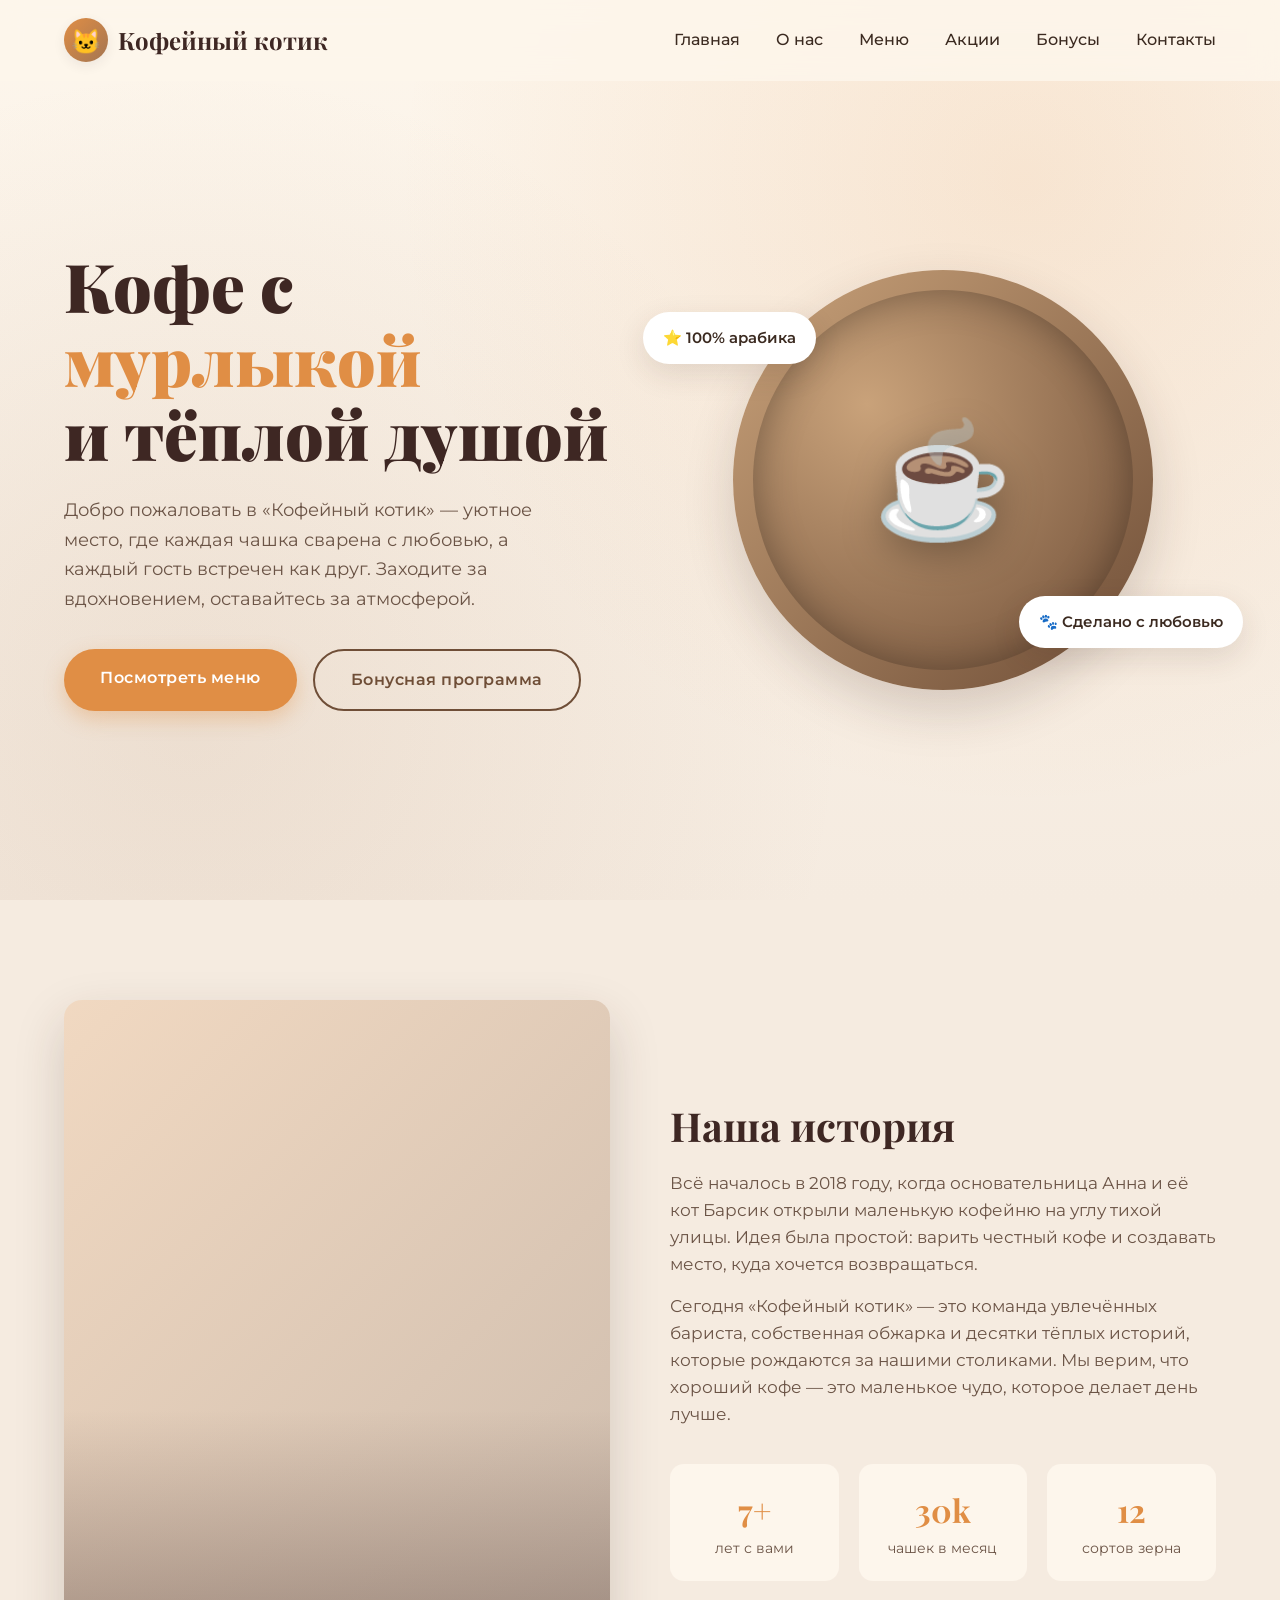
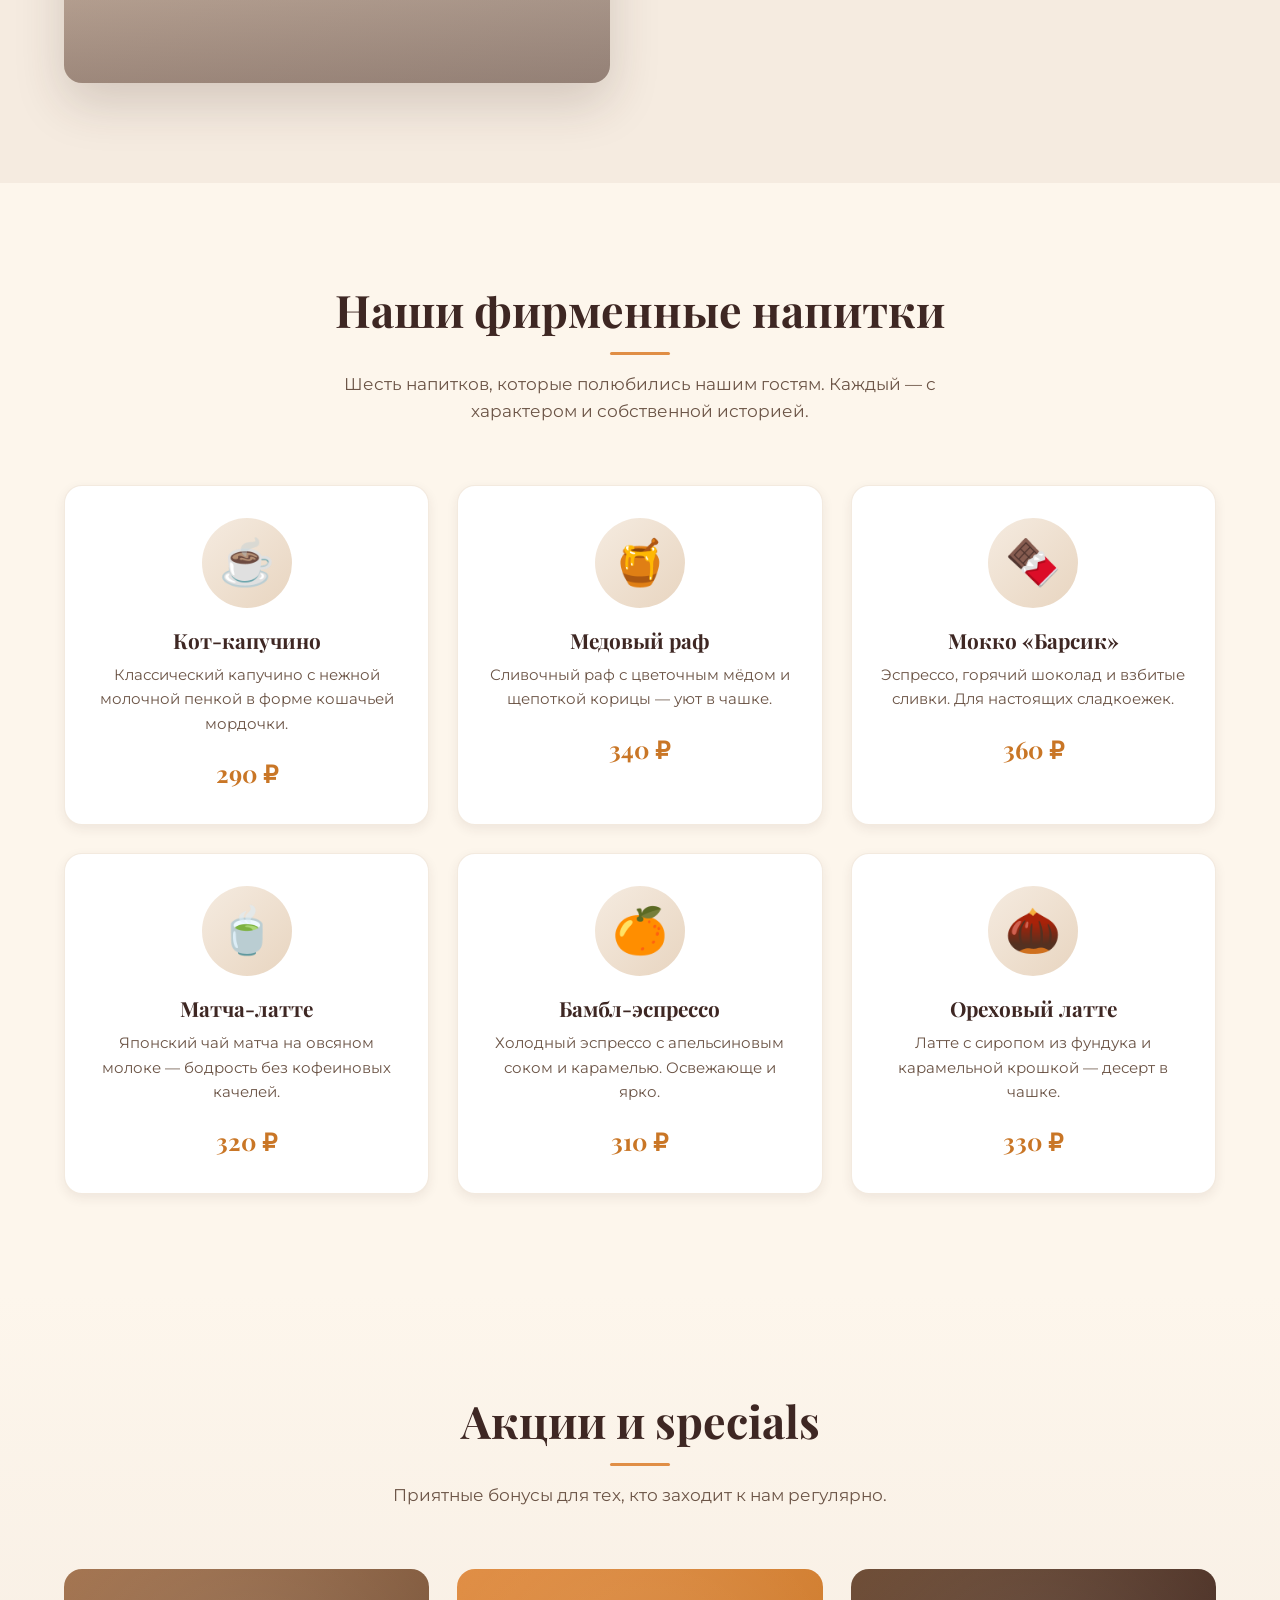
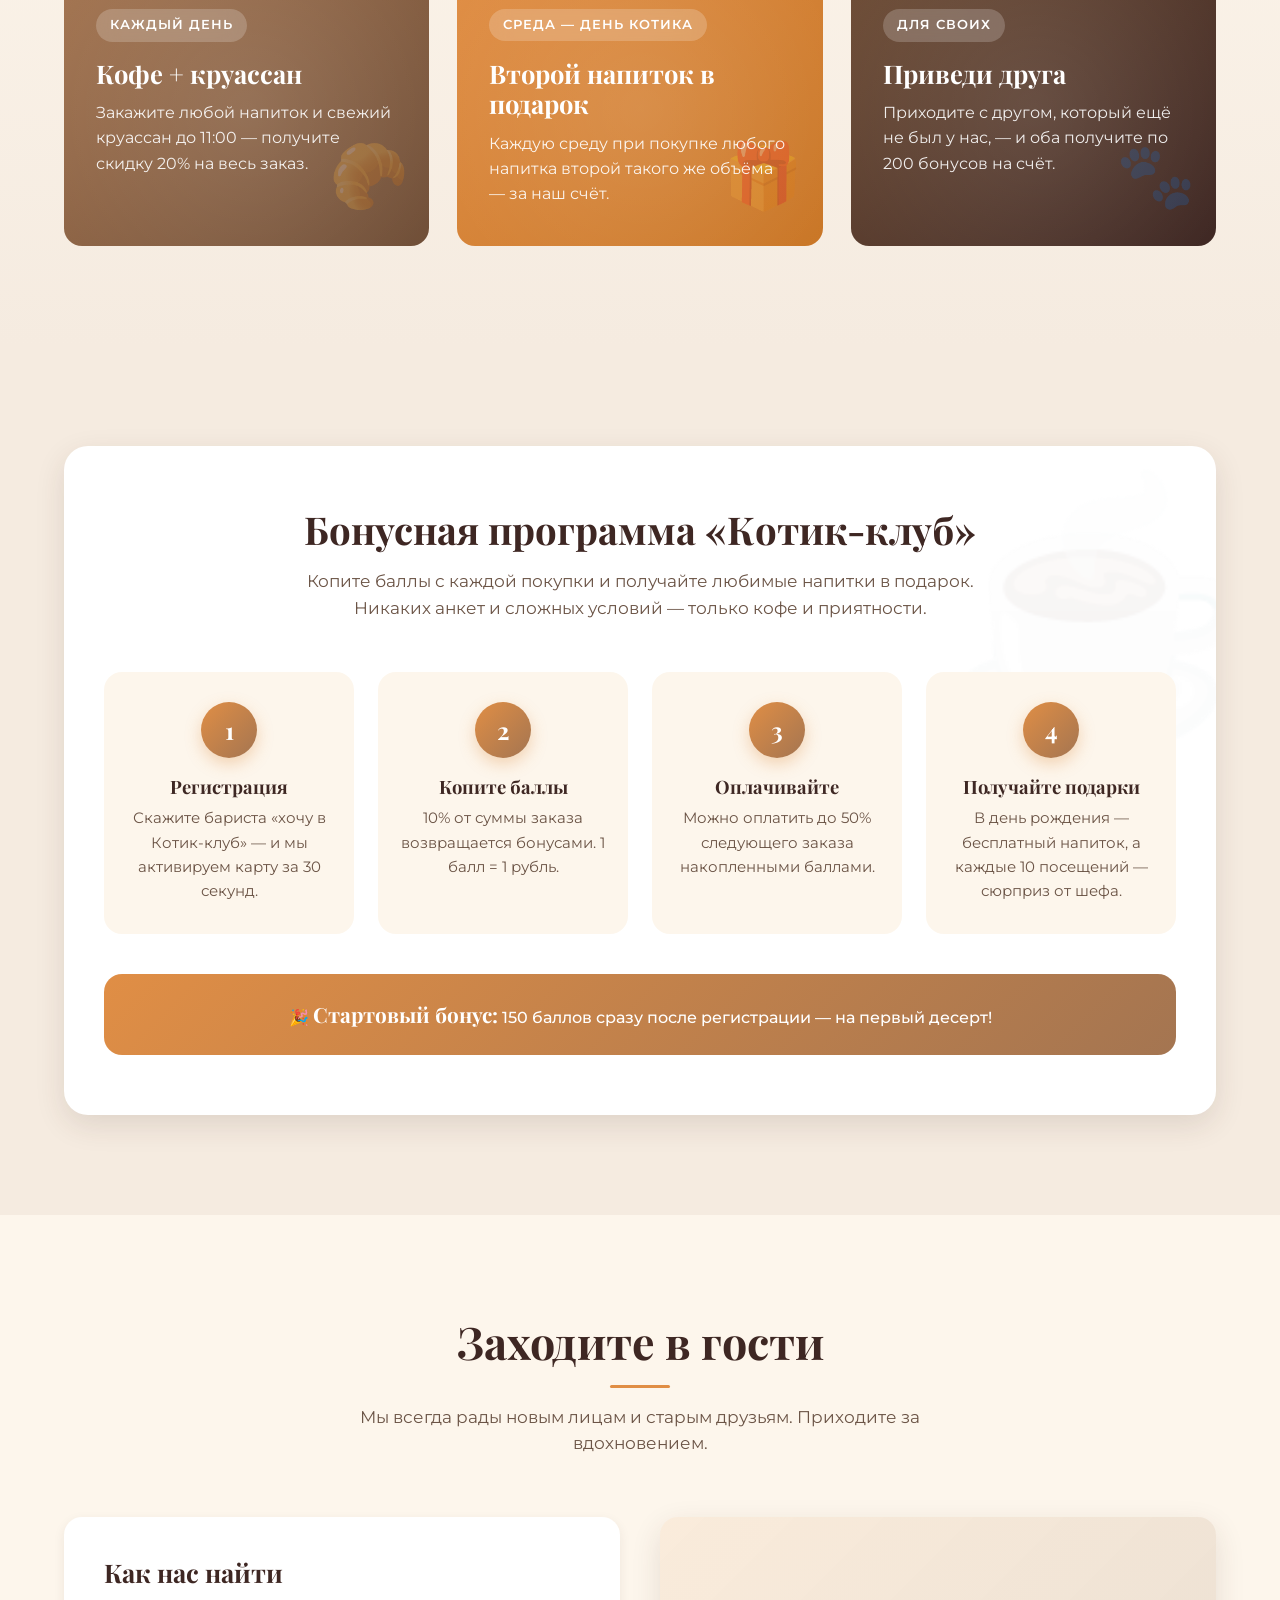
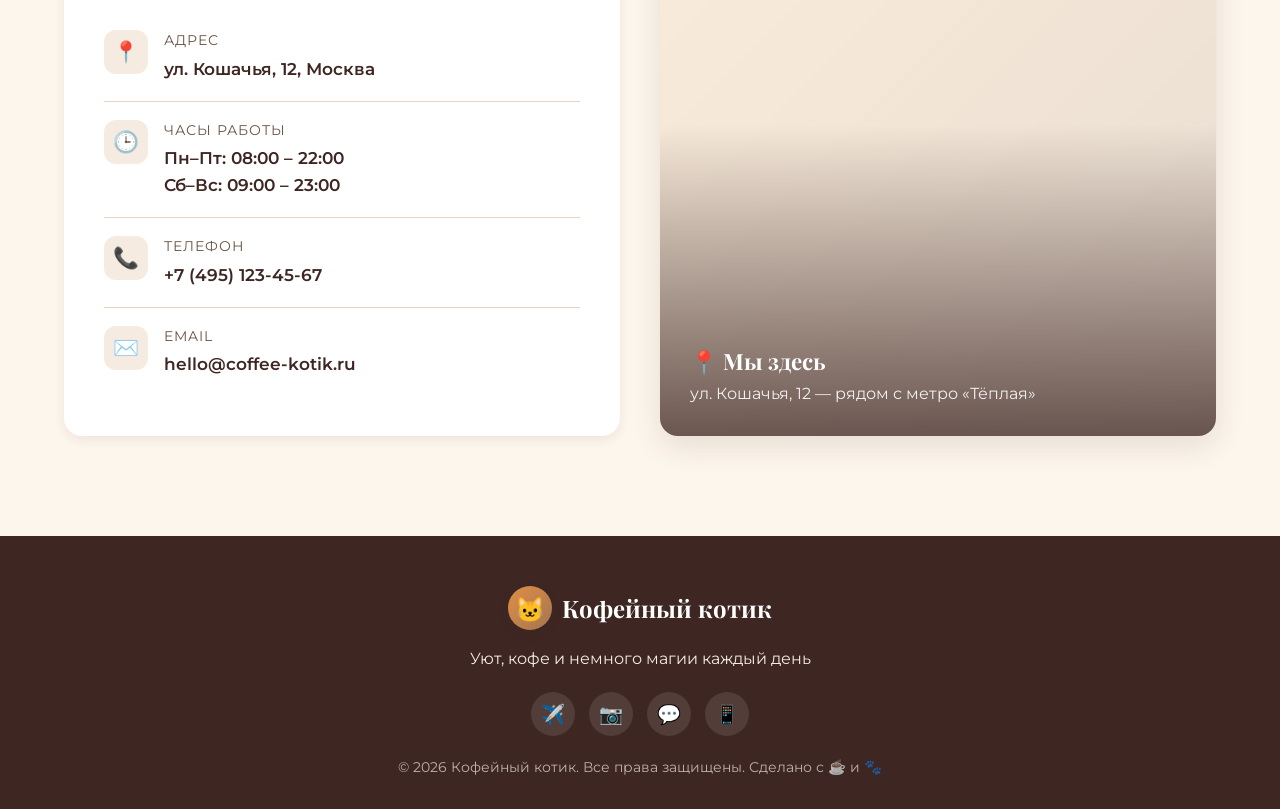
<file: index1.html>
<!DOCTYPE html>
<html lang="ru">
<head>
<meta charset="UTF-8" />
<meta name="viewport" content="width=device-width, initial-scale=1.0" />
<title>Кофейный котик — уютная кофейня с характером</title>
<link rel="preconnect" href="https://fonts.googleapis.com">
<link rel="preconnect" href="https://fonts.gstatic.com" crossorigin>
<link href="https://fonts.googleapis.com/css2?family=Playfair+Display:wght@600;700;900&family=Montserrat:wght@300;400;500;600;700&display=swap" rel="stylesheet">
<style>
  /* ---------- Базовые стили и переменные ---------- */
  :root {
    --cream: #fdf6ec;
    --beige: #f5ebe0;
    --beige-dark: #e8d5c0;
    --brown-light: #c9a27a;
    --brown: #a47551;
    --brown-dark: #6f4e37;
    --coffee: #3e2723;
    --accent: #e08e45;
    --accent-dark: #c97626;
    --text: #3b2a20;
    --text-soft: #6b5446;
    --shadow-sm: 0 4px 12px rgba(62, 39, 35, 0.08);
    --shadow-md: 0 10px 30px rgba(62, 39, 35, 0.12);
    --shadow-lg: 0 20px 50px rgba(62, 39, 35, 0.18);
    --radius: 18px;
    --transition: 0.35s cubic-bezier(0.4, 0, 0.2, 1);
  }

  * {
    margin: 0;
    padding: 0;
    box-sizing: border-box;
  }

  html {
    scroll-behavior: smooth;
  }

  body {
    font-family: 'Montserrat', sans-serif;
    color: var(--text);
    background: var(--cream);
    line-height: 1.6;
    overflow-x: hidden;
  }

  h1, h2, h3, h4 {
    font-family: 'Playfair Display', serif;
    color: var(--coffee);
    line-height: 1.2;
  }

  a {
    text-decoration: none;
    color: inherit;
  }

  img { max-width: 100%; display: block; }

  .container {
    max-width: 1200px;
    margin: 0 auto;
    padding: 0 24px;
  }

  section {
    padding: 100px 0;
    position: relative;
  }

  .section-title {
    font-size: clamp(2rem, 4vw, 2.8rem);
    text-align: center;
    margin-bottom: 16px;
    position: relative;
  }

  .section-subtitle {
    text-align: center;
    color: var(--text-soft);
    font-size: 1.05rem;
    max-width: 600px;
    margin: 0 auto 60px;
  }

  .section-title::after {
    content: '';
    display: block;
    width: 60px;
    height: 3px;
    background: var(--accent);
    margin: 16px auto 0;
    border-radius: 2px;
  }

  /* ---------- Кнопки ---------- */
  .btn {
    display: inline-block;
    padding: 16px 36px;
    border-radius: 50px;
    font-weight: 600;
    font-size: 1rem;
    letter-spacing: 0.5px;
    cursor: pointer;
    border: none;
    transition: all var(--transition);
    position: relative;
    overflow: hidden;
  }

  .btn-primary {
    background: var(--accent);
    color: #fff;
    box-shadow: 0 8px 20px rgba(224, 142, 69, 0.35);
  }

  .btn-primary:hover {
    background: var(--accent-dark);
    transform: translateY(-3px);
    box-shadow: 0 12px 28px rgba(224, 142, 69, 0.45);
  }

  .btn-outline {
    background: transparent;
    color: var(--brown-dark);
    border: 2px solid var(--brown-dark);
  }

  .btn-outline:hover {
    background: var(--brown-dark);
    color: #fff;
    transform: translateY(-3px);
  }

  /* ---------- Навигация ---------- */
  .navbar {
    position: fixed;
    top: 0;
    left: 0;
    right: 0;
    z-index: 1000;
    background: rgba(253, 246, 236, 0.85);
    backdrop-filter: blur(14px);
    -webkit-backdrop-filter: blur(14px);
    transition: all var(--transition);
    border-bottom: 1px solid transparent;
  }

  .navbar.scrolled {
    background: rgba(253, 246, 236, 0.97);
    box-shadow: var(--shadow-sm);
    border-bottom-color: var(--beige-dark);
  }

  .nav-inner {
    display: flex;
    justify-content: space-between;
    align-items: center;
    padding: 18px 24px;
    max-width: 1200px;
    margin: 0 auto;
  }

  .logo {
    display: flex;
    align-items: center;
    gap: 10px;
    font-family: 'Playfair Display', serif;
    font-size: 1.5rem;
    font-weight: 700;
    color: var(--coffee);
  }

  .logo-icon {
    width: 44px;
    height: 44px;
    background: linear-gradient(135deg, var(--accent), var(--brown));
    border-radius: 50%;
    display: flex;
    align-items: center;
    justify-content: center;
    font-size: 1.5rem;
    box-shadow: var(--shadow-sm);
    transition: transform var(--transition);
  }

  .logo:hover .logo-icon {
    transform: rotate(-15deg) scale(1.08);
  }

  .nav-links {
    display: flex;
    gap: 36px;
    list-style: none;
  }

  .nav-links a {
    font-weight: 500;
    color: var(--text);
    position: relative;
    transition: color var(--transition);
  }

  .nav-links a::after {
    content: '';
    position: absolute;
    left: 0;
    bottom: -6px;
    width: 0;
    height: 2px;
    background: var(--accent);
    transition: width var(--transition);
  }

  .nav-links a:hover {
    color: var(--accent-dark);
  }

  .nav-links a:hover::after {
    width: 100%;
  }

  .burger {
    display: none;
    flex-direction: column;
    gap: 5px;
    cursor: pointer;
    padding: 8px;
    background: none;
    border: none;
  }

  .burger span {
    width: 26px;
    height: 3px;
    background: var(--coffee);
    border-radius: 2px;
    transition: all var(--transition);
  }

  .burger.active span:nth-child(1) {
    transform: translateY(8px) rotate(45deg);
  }
  .burger.active span:nth-child(2) {
    opacity: 0;
  }
  .burger.active span:nth-child(3) {
    transform: translateY(-8px) rotate(-45deg);
  }

  /* ---------- Hero ---------- */
  .hero {
    min-height: 100vh;
    display: flex;
    align-items: center;
    padding-top: 120px;
    padding-bottom: 60px;
    background:
      radial-gradient(circle at 80% 20%, rgba(224, 142, 69, 0.15), transparent 50%),
      radial-gradient(circle at 15% 80%, rgba(164, 117, 81, 0.12), transparent 50%),
      linear-gradient(180deg, var(--cream) 0%, var(--beige) 100%);
    overflow: hidden;
  }

  .hero-grid {
    display: grid;
    grid-template-columns: 1fr 1fr;
    gap: 60px;
    align-items: center;
  }

  .hero-content h1 {
    font-size: clamp(2.5rem, 5.5vw, 4.2rem);
    font-weight: 900;
    margin-bottom: 24px;
    line-height: 1.1;
  }

  .hero-content h1 .highlight {
    color: var(--accent);
    position: relative;
    display: inline-block;
  }

  .hero-content h1 .highlight::after {
    content: '';
    position: absolute;
    left: 0;
    bottom: 4px;
    width: 100%;
    height: 10px;
    background: rgba(224, 142, 69, 0.25);
    z-index: -1;
    border-radius: 4px;
  }

  .hero-content p {
    font-size: 1.15rem;
    color: var(--text-soft);
    margin-bottom: 36px;
    max-width: 500px;
  }

  .hero-buttons {
    display: flex;
    gap: 16px;
    flex-wrap: wrap;
  }

  .hero-visual {
    position: relative;
    display: flex;
    justify-content: center;
    align-items: center;
  }

  .hero-cup {
    width: 100%;
    max-width: 420px;
    aspect-ratio: 1;
    background: linear-gradient(135deg, var(--brown-light), var(--brown-dark));
    border-radius: 50%;
    position: relative;
    box-shadow: var(--shadow-lg);
    display: flex;
    align-items: center;
    justify-content: center;
    animation: float 6s ease-in-out infinite;
  }

  .hero-cup::before {
    content: '';
    position: absolute;
    inset: 20px;
    border-radius: 50%;
    background: radial-gradient(circle at 30% 30%, var(--brown-light), var(--brown-dark));
    box-shadow: inset 0 0 40px rgba(0,0,0,0.3);
  }

  .hero-cup-emoji {
    position: relative;
    font-size: 7rem;
    z-index: 2;
    filter: drop-shadow(0 10px 20px rgba(0,0,0,0.3));
  }

  .floating-badge {
    position: absolute;
    background: #fff;
    padding: 14px 20px;
    border-radius: 50px;
    box-shadow: var(--shadow-md);
    font-weight: 600;
    font-size: 0.95rem;
    display: flex;
    align-items: center;
    gap: 8px;
    animation: float 5s ease-in-out infinite;
  }

  .floating-badge.top {
    top: 10%;
    left: -5%;
    animation-delay: 0.5s;
  }

  .floating-badge.bottom {
    bottom: 10%;
    right: -5%;
    animation-delay: 1.5s;
  }

  @keyframes float {
    0%, 100% { transform: translateY(0); }
    50% { transform: translateY(-15px); }
  }

  /* ---------- О компании ---------- */
  .about {
    background: var(--beige);
  }

  .about-grid {
    display: grid;
    grid-template-columns: 1fr 1fr;
    gap: 60px;
    align-items: center;
  }

  .about-image {
    aspect-ratio: 4/5;
    border-radius: var(--radius);
    background:
      linear-gradient(135deg, rgba(224, 142, 69, 0.2), rgba(111, 78, 55, 0.3)),
      url('https://images.unsplash.com/photo-1501339847302-ac426a4a7cbb?w=800&auto=format&fit=crop') center/cover;
    box-shadow: var(--shadow-lg);
    position: relative;
    overflow: hidden;
  }

  .about-image::after {
    content: '';
    position: absolute;
    inset: 0;
    background: linear-gradient(180deg, transparent 60%, rgba(62, 39, 35, 0.4));
  }

  .about-text h2 {
    font-size: clamp(1.8rem, 3.5vw, 2.5rem);
    margin-bottom: 20px;
  }

  .about-text p {
    color: var(--text-soft);
    margin-bottom: 16px;
    font-size: 1.05rem;
  }

  .about-stats {
    display: grid;
    grid-template-columns: repeat(3, 1fr);
    gap: 20px;
    margin-top: 36px;
  }

  .stat {
    text-align: center;
    padding: 20px 10px;
    background: var(--cream);
    border-radius: 14px;
    transition: transform var(--transition);
  }

  .stat:hover {
    transform: translateY(-5px);
  }

  .stat-number {
    font-family: 'Playfair Display', serif;
    font-size: 2rem;
    font-weight: 700;
    color: var(--accent);
    display: block;
  }

  .stat-label {
    font-size: 0.85rem;
    color: var(--text-soft);
    margin-top: 4px;
  }

  /* ---------- Меню ---------- */
  .menu-grid {
    display: grid;
    grid-template-columns: repeat(auto-fit, minmax(280px, 1fr));
    gap: 28px;
  }

  .drink-card {
    background: #fff;
    border-radius: var(--radius);
    padding: 32px 26px;
    text-align: center;
    box-shadow: var(--shadow-sm);
    transition: all var(--transition);
    position: relative;
    overflow: hidden;
    border: 1px solid rgba(232, 213, 192, 0.5);
  }

  .drink-card::before {
    content: '';
    position: absolute;
    top: 0;
    left: 0;
    right: 0;
    height: 4px;
    background: linear-gradient(90deg, var(--accent), var(--brown));
    transform: scaleX(0);
    transform-origin: left;
    transition: transform var(--transition);
  }

  .drink-card:hover {
    transform: translateY(-10px);
    box-shadow: var(--shadow-lg);
  }

  .drink-card:hover::before {
    transform: scaleX(1);
  }

  .drink-icon {
    width: 90px;
    height: 90px;
    margin: 0 auto 20px;
    border-radius: 50%;
    background: linear-gradient(135deg, var(--beige), var(--beige-dark));
    display: flex;
    align-items: center;
    justify-content: center;
    font-size: 2.8rem;
    transition: transform var(--transition);
  }

  .drink-card:hover .drink-icon {
    transform: scale(1.1) rotate(-8deg);
  }

  .drink-card h3 {
    font-size: 1.3rem;
    margin-bottom: 10px;
  }

  .drink-card p {
    color: var(--text-soft);
    font-size: 0.95rem;
    margin-bottom: 18px;
    min-height: 48px;
  }

  .drink-price {
    font-family: 'Playfair Display', serif;
    font-size: 1.5rem;
    font-weight: 700;
    color: var(--accent-dark);
  }

  /* ---------- Акции ---------- */
  .promos {
    background: linear-gradient(180deg, var(--cream), var(--beige));
  }

  .promo-grid {
    display: grid;
    grid-template-columns: repeat(auto-fit, minmax(300px, 1fr));
    gap: 28px;
  }

  .promo-card {
    border-radius: var(--radius);
    padding: 40px 32px;
    color: #fff;
    position: relative;
    overflow: hidden;
    transition: all var(--transition);
    min-height: 260px;
    display: flex;
    flex-direction: column;
    justify-content: space-between;
  }

  .promo-card:hover {
    transform: translateY(-8px) scale(1.02);
    box-shadow: var(--shadow-lg);
  }

  .promo-card:nth-child(1) {
    background: linear-gradient(135deg, #a47551, #6f4e37);
  }
  .promo-card:nth-child(2) {
    background: linear-gradient(135deg, #e08e45, #c97626);
  }
  .promo-card:nth-child(3) {
    background: linear-gradient(135deg, #6f4e37, #3e2723);
  }

  .promo-card::before {
    content: '';
    position: absolute;
    top: -50%;
    right: -50%;
    width: 200%;
    height: 200%;
    background: radial-gradient(circle, rgba(255,255,255,0.1) 0%, transparent 50%);
    transition: transform 0.8s ease;
  }

  .promo-card:hover::before {
    transform: translate(-20%, 20%);
  }

  .promo-tag {
    display: inline-block;
    padding: 6px 14px;
    background: rgba(255,255,255,0.2);
    border-radius: 50px;
    font-size: 0.8rem;
    font-weight: 600;
    letter-spacing: 1px;
    text-transform: uppercase;
    margin-bottom: 16px;
    backdrop-filter: blur(10px);
    position: relative;
    z-index: 1;
  }

  .promo-card h3 {
    color: #fff;
    font-size: 1.6rem;
    margin-bottom: 12px;
    position: relative;
    z-index: 1;
  }

  .promo-card p {
    opacity: 0.9;
    font-size: 0.98rem;
    position: relative;
    z-index: 1;
  }

  .promo-emoji {
    position: absolute;
    bottom: 20px;
    right: 20px;
    font-size: 4rem;
    opacity: 0.25;
    transition: all var(--transition);
  }

  .promo-card:hover .promo-emoji {
    opacity: 0.5;
    transform: scale(1.2) rotate(-10deg);
  }

  /* ---------- Бонусная программа ---------- */
  .loyalty {
    background: var(--beige);
  }

  .loyalty-wrapper {
    background: #fff;
    border-radius: 24px;
    padding: 60px 40px;
    box-shadow: var(--shadow-md);
    position: relative;
    overflow: hidden;
  }

  .loyalty-wrapper::before {
    content: '☕';
    position: absolute;
    top: -40px;
    right: -40px;
    font-size: 16rem;
    opacity: 0.05;
  }

  .loyalty-intro {
    text-align: center;
    max-width: 700px;
    margin: 0 auto 50px;
  }

  .loyalty-intro h2 {
    font-size: clamp(1.8rem, 3.5vw, 2.4rem);
    margin-bottom: 16px;
  }

  .loyalty-intro p {
    color: var(--text-soft);
    font-size: 1.05rem;
  }

  .loyalty-steps {
    display: grid;
    grid-template-columns: repeat(auto-fit, minmax(220px, 1fr));
    gap: 24px;
    position: relative;
  }

  .step {
    text-align: center;
    padding: 30px 20px;
    border-radius: var(--radius);
    background: var(--cream);
    transition: all var(--transition);
    position: relative;
  }

  .step:hover {
    transform: translateY(-6px);
    background: #fff;
    box-shadow: var(--shadow-md);
  }

  .step-number {
    width: 56px;
    height: 56px;
    margin: 0 auto 18px;
    border-radius: 50%;
    background: linear-gradient(135deg, var(--accent), var(--brown));
    color: #fff;
    font-family: 'Playfair Display', serif;
    font-size: 1.5rem;
    font-weight: 700;
    display: flex;
    align-items: center;
    justify-content: center;
    box-shadow: 0 6px 16px rgba(224, 142, 69, 0.35);
  }

  .step h4 {
    font-size: 1.15rem;
    margin-bottom: 8px;
  }

  .step p {
    color: var(--text-soft);
    font-size: 0.95rem;
  }

  .loyalty-bonus {
    margin-top: 40px;
    padding: 24px;
    background: linear-gradient(135deg, var(--accent), var(--brown));
    border-radius: var(--radius);
    color: #fff;
    text-align: center;
    font-weight: 500;
  }

  .loyalty-bonus strong {
    font-family: 'Playfair Display', serif;
    font-size: 1.3rem;
  }

  /* ---------- Контакты ---------- */
  .contacts-grid {
    display: grid;
    grid-template-columns: 1fr 1fr;
    gap: 40px;
    align-items: stretch;
  }

  .contact-info {
    background: #fff;
    border-radius: var(--radius);
    padding: 40px;
    box-shadow: var(--shadow-sm);
  }

  .contact-info h3 {
    font-size: 1.6rem;
    margin-bottom: 24px;
  }

  .contact-item {
    display: flex;
    gap: 16px;
    align-items: flex-start;
    padding: 18px 0;
    border-bottom: 1px solid var(--beige-dark);
    transition: all var(--transition);
  }

  .contact-item:last-child {
    border-bottom: none;
  }

  .contact-item:hover {
    padding-left: 8px;
  }

  .contact-icon {
    width: 44px;
    height: 44px;
    border-radius: 12px;
    background: var(--beige);
    display: flex;
    align-items: center;
    justify-content: center;
    font-size: 1.3rem;
    flex-shrink: 0;
    transition: all var(--transition);
  }

  .contact-item:hover .contact-icon {
    background: var(--accent);
    transform: rotate(-8deg);
  }

  .contact-label {
    font-size: 0.85rem;
    color: var(--text-soft);
    text-transform: uppercase;
    letter-spacing: 1px;
    margin-bottom: 4px;
  }

  .contact-value {
    font-weight: 600;
    color: var(--coffee);
    font-size: 1.05rem;
  }

  .map-wrap {
    border-radius: var(--radius);
    overflow: hidden;
    box-shadow: var(--shadow-md);
    min-height: 400px;
    position: relative;
    background:
      linear-gradient(135deg, rgba(224, 142, 69, 0.1), rgba(111, 78, 55, 0.15)),
      url('https://images.unsplash.com/photo-1555396273-367ea4eb4db5?w=800&auto=format&fit=crop') center/cover;
  }

  .map-overlay {
    position: absolute;
    inset: 0;
    display: flex;
    flex-direction: column;
    justify-content: flex-end;
    padding: 30px;
    background: linear-gradient(180deg, transparent 40%, rgba(62, 39, 35, 0.75));
    color: #fff;
  }

  .map-overlay h3 {
    color: #fff;
    font-size: 1.4rem;
    margin-bottom: 6px;
  }

  .map-overlay p {
    opacity: 0.9;
  }

  /* ---------- Footer ---------- */
  footer {
    background: var(--coffee);
    color: var(--beige);
    padding: 50px 0 30px;
    text-align: center;
  }

  footer .logo {
    color: #fff;
    justify-content: center;
    margin-bottom: 16px;
  }

  .socials {
    display: flex;
    justify-content: center;
    gap: 14px;
    margin: 20px 0;
  }

  .socials a {
    width: 44px;
    height: 44px;
    border-radius: 50%;
    background: rgba(255,255,255,0.1);
    display: flex;
    align-items: center;
    justify-content: center;
    font-size: 1.2rem;
    transition: all var(--transition);
  }

  .socials a:hover {
    background: var(--accent);
    transform: translateY(-4px);
  }

  .copyright {
    opacity: 0.7;
    font-size: 0.9rem;
    margin-top: 10px;
  }

  /* ---------- Анимации появления ---------- */
  .reveal {
    opacity: 0;
    transform: translateY(30px);
    transition: opacity 0.8s ease, transform 0.8s ease;
  }

  .reveal.visible {
    opacity: 1;
    transform: translateY(0);
  }

  /* ---------- Адаптив ---------- */
  @media (max-width: 900px) {
    section { padding: 70px 0; }

    .hero-grid,
    .about-grid,
    .contacts-grid {
      grid-template-columns: 1fr;
      gap: 40px;
    }

    .hero-visual { order: -1; }
    .hero-cup { max-width: 300px; }
    .hero-cup-emoji { font-size: 5rem; }

    .about-image { max-height: 400px; }

    .nav-links {
      position: fixed;
      top: 76px;
      left: 0;
      right: 0;
      background: var(--cream);
      flex-direction: column;
      gap: 0;
      padding: 0;
      max-height: 0;
      overflow: hidden;
      transition: max-height 0.4s ease;
      box-shadow: var(--shadow-md);
    }

    .nav-links.open {
      max-height: 400px;
      padding: 20px 0;
    }

    .nav-links li {
      width: 100%;
      text-align: center;
      padding: 14px 0;
      border-bottom: 1px solid var(--beige-dark);
    }

    .nav-links li:last-child { border-bottom: none; }

    .burger { display: flex; }

    .loyalty-wrapper { padding: 40px 24px; }
    .contact-info { padding: 30px 24px; }
  }

  @media (max-width: 500px) {
    .hero-buttons { flex-direction: column; width: 100%; }
    .hero-buttons .btn { width: 100%; text-align: center; }
    .about-stats { grid-template-columns: 1fr; }
    .floating-badge { padding: 10px 14px; font-size: 0.85rem; }
    .floating-badge.top { left: 0; }
    .floating-badge.bottom { right: 0; }
  }
</style>
</head>
<body>

<!-- ========== NAVBAR ========== -->
<nav class="navbar" id="navbar">
  <div class="nav-inner">
    <a href="#home" class="logo">
      <span class="logo-icon">🐱</span>
      <span>Кофейный котик</span>
    </a>
    <ul class="nav-links" id="navLinks">
      <li><a href="#home">Главная</a></li>
      <li><a href="#about">О нас</a></li>
      <li><a href="#menu">Меню</a></li>
      <li><a href="#promos">Акции</a></li>
      <li><a href="#loyalty">Бонусы</a></li>
      <li><a href="#contacts">Контакты</a></li>
    </ul>
    <button class="burger" id="burger" aria-label="Меню">
      <span></span><span></span><span></span>
    </button>
  </div>
</nav>

<!-- ========== HERO ========== -->
<section class="hero" id="home">
  <div class="container">
    <div class="hero-grid">
      <div class="hero-content">
        <h1>Кофе с <span class="highlight">мурлыкой</span><br>и тёплой душой</h1>
        <p>Добро пожаловать в «Кофейный котик» — уютное место, где каждая чашка сварена с любовью, а каждый гость встречен как друг. Заходите за вдохновением, оставайтесь за атмосферой.</p>
        <div class="hero-buttons">
          <a href="#menu" class="btn btn-primary">Посмотреть меню</a>
          <a href="#loyalty" class="btn btn-outline">Бонусная программа</a>
        </div>
      </div>
      <div class="hero-visual">
        <div class="hero-cup">
          <span class="hero-cup-emoji">☕</span>
        </div>
        <div class="floating-badge top">⭐ 100% арабика</div>
        <div class="floating-badge bottom">🐾 Сделано с любовью</div>
      </div>
    </div>
  </div>
</section>

<!-- ========== ABOUT ========== -->
<section class="about" id="about">
  <div class="container">
    <div class="about-grid">
      <div class="about-image reveal"></div>
      <div class="about-text reveal">
        <h2>Наша история</h2>
        <p>Всё началось в 2018 году, когда основательница Анна и её кот Барсик открыли маленькую кофейню на углу тихой улицы. Идея была простой: варить честный кофе и создавать место, куда хочется возвращаться.</p>
        <p>Сегодня «Кофейный котик» — это команда увлечённых бариста, собственная обжарка и десятки тёплых историй, которые рождаются за нашими столиками. Мы верим, что хороший кофе — это маленькое чудо, которое делает день лучше.</p>
        <div class="about-stats">
          <div class="stat">
            <span class="stat-number">7+</span>
            <span class="stat-label">лет с вами</span>
          </div>
          <div class="stat">
            <span class="stat-number">30k</span>
            <span class="stat-label">чашек в месяц</span>
          </div>
          <div class="stat">
            <span class="stat-number">12</span>
            <span class="stat-label">сортов зерна</span>
          </div>
        </div>
      </div>
    </div>
  </div>
</section>

<!-- ========== MENU ========== -->
<section class="menu" id="menu">
  <div class="container">
    <h2 class="section-title reveal">Наши фирменные напитки</h2>
    <p class="section-subtitle reveal">Шесть напитков, которые полюбились нашим гостям. Каждый — с характером и собственной историей.</p>
    <div class="menu-grid">
      <div class="drink-card reveal">
        <div class="drink-icon">☕</div>
        <h3>Кот-капучино</h3>
        <p>Классический капучино с нежной молочной пенкой в форме кошачьей мордочки.</p>
        <div class="drink-price">290 ₽</div>
      </div>
      <div class="drink-card reveal">
        <div class="drink-icon">🍯</div>
        <h3>Медовый раф</h3>
        <p>Сливочный раф с цветочным мёдом и щепоткой корицы — уют в чашке.</p>
        <div class="drink-price">340 ₽</div>
      </div>
      <div class="drink-card reveal">
        <div class="drink-icon">🍫</div>
        <h3>Мокко «Барсик»</h3>
        <p>Эспрессо, горячий шоколад и взбитые сливки. Для настоящих сладкоежек.</p>
        <div class="drink-price">360 ₽</div>
      </div>
      <div class="drink-card reveal">
        <div class="drink-icon">🍵</div>
        <h3>Матча-латте</h3>
        <p>Японский чай матча на овсяном молоке — бодрость без кофеиновых качелей.</p>
        <div class="drink-price">320 ₽</div>
      </div>
      <div class="drink-card reveal">
        <div class="drink-icon">🍊</div>
        <h3>Бамбл-эспрессо</h3>
        <p>Холодный эспрессо с апельсиновым соком и карамелью. Освежающе и ярко.</p>
        <div class="drink-price">310 ₽</div>
      </div>
      <div class="drink-card reveal">
        <div class="drink-icon">🌰</div>
        <h3>Ореховый латте</h3>
        <p>Латте с сиропом из фундука и карамельной крошкой — десерт в чашке.</p>
        <div class="drink-price">330 ₽</div>
      </div>
    </div>
  </div>
</section>

<!-- ========== PROMOS ========== -->
<section class="promos" id="promos">
  <div class="container">
    <h2 class="section-title reveal">Акции и specials</h2>
    <p class="section-subtitle reveal">Приятные бонусы для тех, кто заходит к нам регулярно.</p>
    <div class="promo-grid">
      <div class="promo-card reveal">
        <div>
          <span class="promo-tag">Каждый день</span>
          <h3>Кофе + круассан</h3>
          <p>Закажите любой напиток и свежий круассан до 11:00 — получите скидку 20% на весь заказ.</p>
        </div>
        <span class="promo-emoji">🥐</span>
      </div>
      <div class="promo-card reveal">
        <div>
          <span class="promo-tag">Среда — день котика</span>
          <h3>Второй напиток в подарок</h3>
          <p>Каждую среду при покупке любого напитка второй такого же объёма — за наш счёт.</p>
        </div>
        <span class="promo-emoji">🎁</span>
      </div>
      <div class="promo-card reveal">
        <div>
          <span class="promo-tag">Для своих</span>
          <h3>Приведи друга</h3>
          <p>Приходите с другом, который ещё не был у нас, — и оба получите по 200 бонусов на счёт.</p>
        </div>
        <span class="promo-emoji">🐾</span>
      </div>
    </div>
  </div>
</section>

<!-- ========== LOYALTY ========== -->
<section class="loyalty" id="loyalty">
  <div class="container">
    <div class="loyalty-wrapper reveal">
      <div class="loyalty-intro">
        <h2>Бонусная программа «Котик-клуб»</h2>
        <p>Копите баллы с каждой покупки и получайте любимые напитки в подарок. Никаких анкет и сложных условий — только кофе и приятности.</p>
      </div>
      <div class="loyalty-steps">
        <div class="step">
          <div class="step-number">1</div>
          <h4>Регистрация</h4>
          <p>Скажите бариста «хочу в Котик-клуб» — и мы активируем карту за 30 секунд.</p>
        </div>
        <div class="step">
          <div class="step-number">2</div>
          <h4>Копите баллы</h4>
          <p>10% от суммы заказа возвращается бонусами. 1 балл = 1 рубль.</p>
        </div>
        <div class="step">
          <div class="step-number">3</div>
          <h4>Оплачивайте</h4>
          <p>Можно оплатить до 50% следующего заказа накопленными баллами.</p>
        </div>
        <div class="step">
          <div class="step-number">4</div>
          <h4>Получайте подарки</h4>
          <p>В день рождения — бесплатный напиток, а каждые 10 посещений — сюрприз от шефа.</p>
        </div>
      </div>
      <div class="loyalty-bonus">
        🎉 <strong>Стартовый бонус:</strong> 150 баллов сразу после регистрации — на первый десерт!
      </div>
    </div>
  </div>
</section>

<!-- ========== CONTACTS ========== -->
<section class="contacts" id="contacts">
  <div class="container">
    <h2 class="section-title reveal">Заходите в гости</h2>
    <p class="section-subtitle reveal">Мы всегда рады новым лицам и старым друзьям. Приходите за вдохновением.</p>
    <div class="contacts-grid">
      <div class="contact-info reveal">
        <h3>Как нас найти</h3>
        <div class="contact-item">
          <div class="contact-icon">📍</div>
          <div>
            <div class="contact-label">Адрес</div>
            <div class="contact-value">ул. Кошачья, 12, Москва</div>
          </div>
        </div>
        <div class="contact-item">
          <div class="contact-icon">🕒</div>
          <div>
            <div class="contact-label">Часы работы</div>
            <div class="contact-value">Пн–Пт: 08:00 – 22:00<br>Сб–Вс: 09:00 – 23:00</div>
          </div>
        </div>
        <div class="contact-item">
          <div class="contact-icon">📞</div>
          <div>
            <div class="contact-label">Телефон</div>
            <div class="contact-value">+7 (495) 123-45-67</div>
          </div>
        </div>
        <div class="contact-item">
          <div class="contact-icon">✉️</div>
          <div>
            <div class="contact-label">Email</div>
            <div class="contact-value">hello@coffee-kotik.ru</div>
          </div>
        </div>
      </div>
      <div class="map-wrap reveal">
        <div class="map-overlay">
          <h3>📍 Мы здесь</h3>
          <p>ул. Кошачья, 12 — рядом с метро «Тёплая»</p>
        </div>
      </div>
    </div>
  </div>
</section>

<!-- ========== FOOTER ========== -->
<footer>
  <div class="container">
    <div class="logo">
      <span class="logo-icon">🐱</span>
      <span>Кофейный котик</span>
    </div>
    <p>Уют, кофе и немного магии каждый день</p>
    <div class="socials">
      <a href="#" aria-label="Telegram">✈️</a>
      <a href="#" aria-label="Instagram">📷</a>
      <a href="#" aria-label="VK">💬</a>
      <a href="#" aria-label="WhatsApp">📱</a>
    </div>
    <p class="copyright">© 2026 Кофейный котик. Все права защищены. Сделано с ☕ и 🐾</p>
  </div>
</footer>

<script>
  // Навбар при скролле
  const navbar = document.getElementById('navbar');
  window.addEventListener('scroll', () => {
    navbar.classList.toggle('scrolled', window.scrollY > 30);
  });

  // Бургер-меню
  const burger = document.getElementById('burger');
  const navLinks = document.getElementById('navLinks');
  burger.addEventListener('click', () => {
    burger.classList.toggle('active');
    navLinks.classList.toggle('open');
  });

  // Закрытие меню при клике по ссылке
  document.querySelectorAll('.nav-links a').forEach(link => {
    link.addEventListener('click', () => {
      burger.classList.remove('active');
      navLinks.classList.remove('open');
    });
  });

  // Анимация появления при скролле
  const observer = new IntersectionObserver((entries) => {
    entries.forEach(entry => {
      if (entry.isIntersecting) {
        entry.target.classList.add('visible');
        observer.unobserve(entry.target);
      }
    });
  }, { threshold: 0.15 });

  document.querySelectorAll('.reveal').forEach(el => observer.observe(el));
</script>

</body>
</html>
</file>
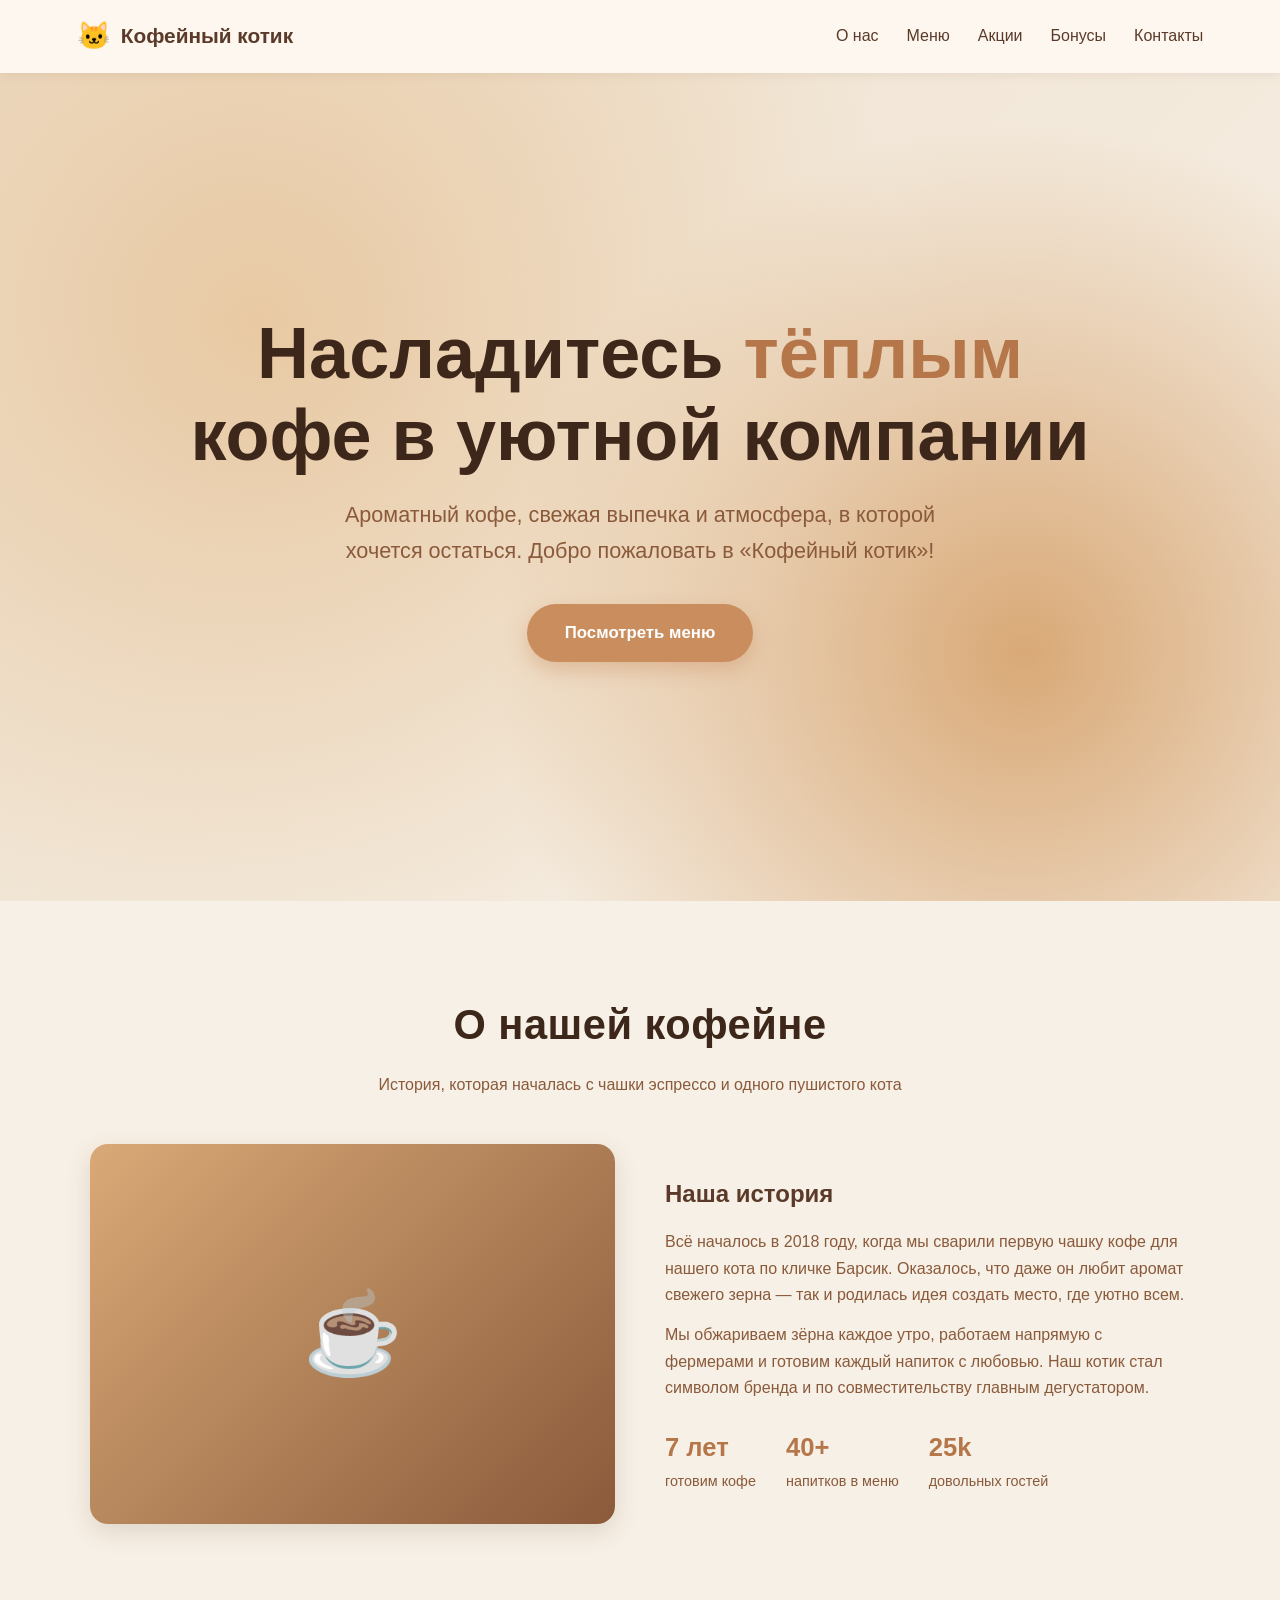
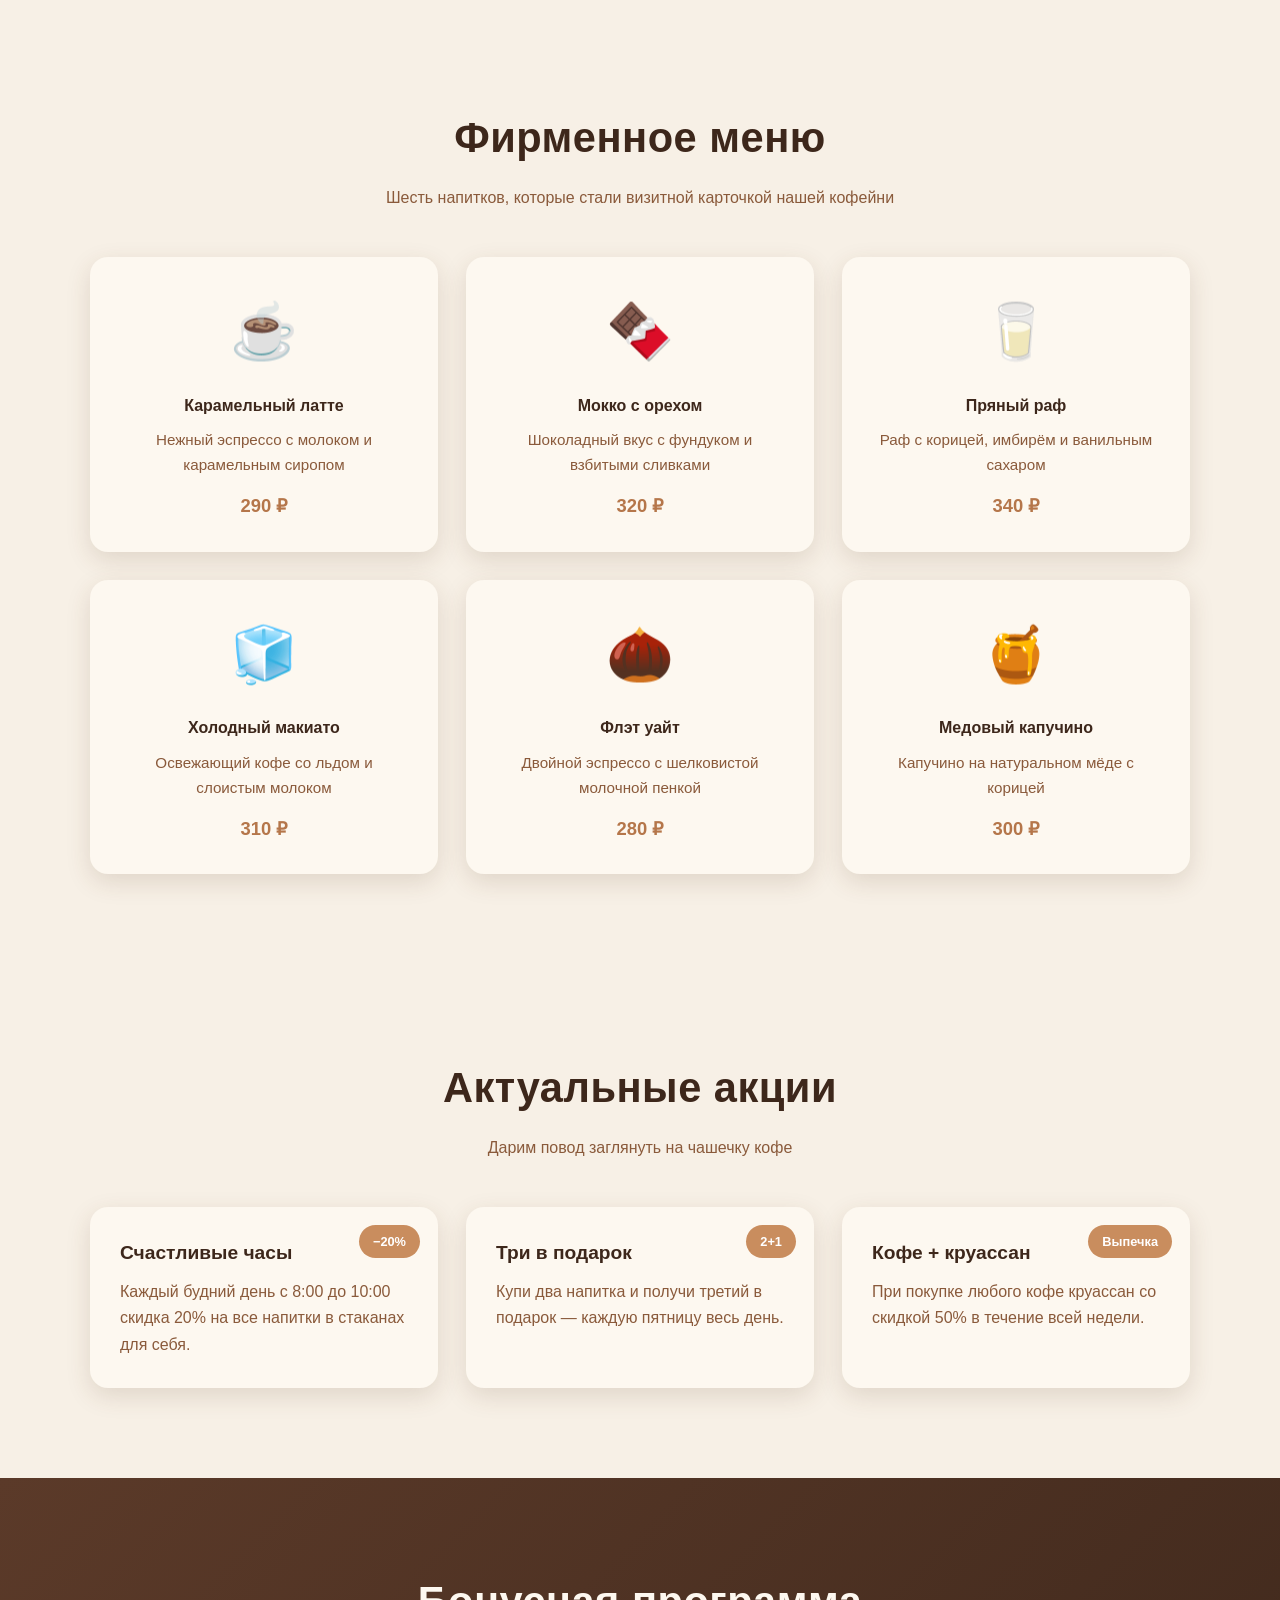
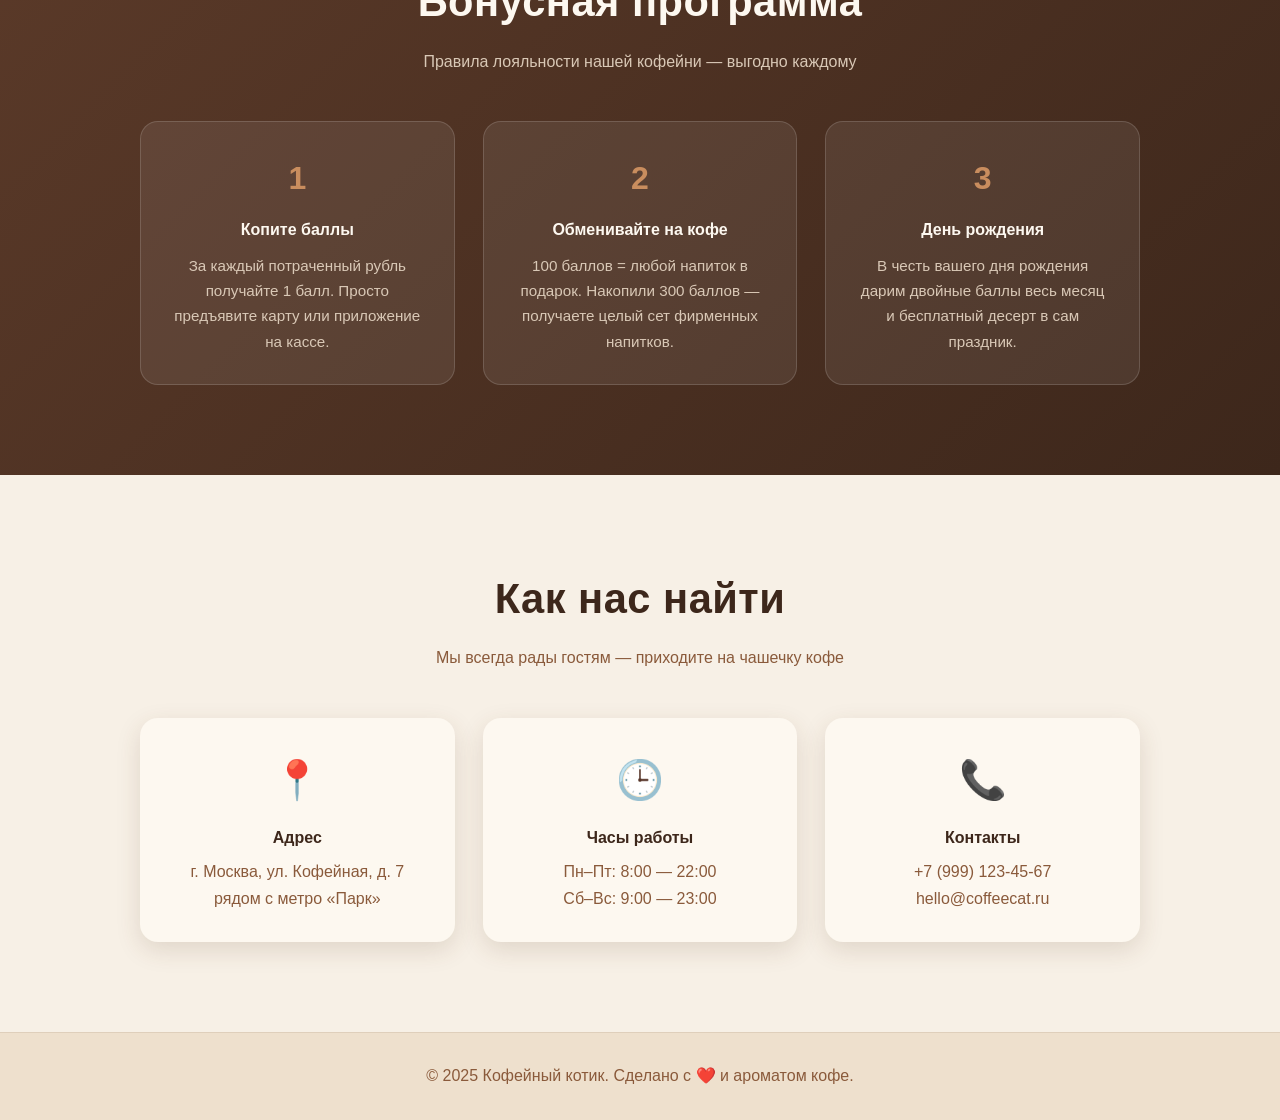
<file: index3.html>
<!DOCTYPE html>
<html lang="ru">
<head>
  <meta charset="UTF-8">
  <meta name="viewport" content="width=device-width, initial-scale=1.0">
  <title>Кофейный котик — уютная кофейня</title>
  <style>
    /* ===== База и переменные ===== */
    :root {
      --beige-light: #f7f0e6;   /* светлый фон */
      --beige: #eee0cd;
      --cream: #fdf8f0;
      --brown: #5b3a29;         /* основной тёмно-коричневый */
      --brown-dark: #3d271b;
      --brown-mid: #8a5a3b;
      --accent: #c98d5e;        /* карамельный акцент */
      --accent-hover: #b5764a;
      --shadow: 0 8px 24px rgba(93, 60, 35, 0.15);
      --radius: 18px;
      --transition: all 0.35s cubic-bezier(0.25, 0.8, 0.25, 1);
    }

    * { margin: 0; padding: 0; box-sizing: border-box; }

    html {
      scroll-behavior: smooth; /* плавная прокрутка между разделами */
    }

    body {
      font-family: 'Segoe UI', 'Helvetica Neue', Arial, sans-serif;
      background-color: var(--beige-light);
      color: var(--brown-dark);
      line-height: 1.65;
      overflow-x: hidden;
    }

    section { padding: 90px 6vw; }
    h2 {
      font-size: clamp(1.8rem, 4vw, 2.6rem);
      color: var(--brown-dark);
      text-align: center;
      margin-bottom: 12px;
      letter-spacing: 0.5px;
    }
    .section-sub {
      text-align: center;
      color: var(--brown-mid);
      margin-bottom: 46px;
      max-width: 640px;
      margin-left: auto;
      margin-right: auto;
    }

    /* ===== Навигация (липкая) ===== */
    nav {
      position: sticky;
      top: 0;
      z-index: 100;
      background: rgba(253, 248, 240, 0.92);
      backdrop-filter: blur(10px);
      box-shadow: 0 2px 10px rgba(93, 60, 35, 0.08);
      padding: 14px 6vw;
      display: flex;
      align-items: center;
      justify-content: space-between;
    }
    .logo {
      display: flex;
      align-items: center;
      gap: 10px;
      font-weight: 700;
      font-size: 1.3rem;
      color: var(--brown);
      text-decoration: none;
    }
    .logo span { font-size: 1.7rem; }
    .nav-links {
      display: flex;
      gap: 28px;
      list-style: none;
    }
    .nav-links a {
      text-decoration: none;
      color: var(--brown);
      font-weight: 500;
      position: relative;
      padding-bottom: 4px;
      transition: var(--transition);
    }
    .nav-links a::after {
      content: '';
      position: absolute;
      left: 0; bottom: 0;
      width: 0; height: 2px;
      background: var(--accent);
      transition: var(--transition);
    }
    .nav-links a:hover { color: var(--accent-hover); }
    .nav-links a:hover::after { width: 100%; }

    /* Бургер-меню для мобильных */
    .burger { display: none; flex-direction: column; gap: 5px; cursor: pointer; }
    .burger span {
      width: 26px; height: 3px; background: var(--brown);
      border-radius: 3px; transition: var(--transition);
    }

    /* ===== Главный раздел ===== */
    .hero {
      min-height: 92vh;
      display: flex;
      flex-direction: column;
      justify-content: center;
      align-items: center;
      text-align: center;
      background: radial-gradient(circle at 20% 30%, #e8c9a3, transparent 55%),
                  radial-gradient(circle at 80% 70%, #d9a977, transparent 45%),
                  linear-gradient(135deg, var(--beige) 0%, var(--beige-light) 100%);
      padding: 60px 6vw;
    }
    .hero h1 {
      font-size: clamp(2.6rem, 7vw, 4.5rem);
      color: var(--brown-dark);
      margin-bottom: 20px;
      line-height: 1.15;
    }
    .hero h1 em { font-style: normal; color: var(--accent-hover); }
    .hero p {
      font-size: clamp(1.05rem, 2.4vw, 1.35rem);
      color: var(--brown-mid);
      max-width: 640px;
      margin-bottom: 36px;
    }
    .btn {
      display: inline-block;
      background: var(--accent);
      color: #fff;
      padding: 15px 38px;
      border-radius: 50px;
      text-decoration: none;
      font-weight: 600;
      font-size: 1.05rem;
      box-shadow: 0 8px 20px rgba(201, 141, 94, 0.4);
      transition: var(--transition);
    }
    .btn:hover {
      transform: translateY(-4px);
      background: var(--accent-hover);
      box-shadow: 0 14px 28px rgba(201, 141, 94, 0.5);
    }
    .btn:active { transform: translateY(-1px); }

    /* ===== Общие карточки ===== */
    .card {
      background: var(--cream);
      border-radius: var(--radius);
      box-shadow: var(--shadow);
      padding: 30px;
      transition: var(--transition);
    }
    .card:hover {
      transform: translateY(-8px);
      box-shadow: 0 16px 34px rgba(93, 60, 35, 0.22);
    }

    /* ===== О компании ===== */
    .about-inner {
      display: grid;
      grid-template-columns: 1fr 1fr;
      gap: 50px;
      align-items: center;
      max-width: 1100px;
      margin: 0 auto;
    }
    .about-img {
      height: 380px;
      border-radius: var(--radius);
      background: linear-gradient(135deg, #d9a977, var(--brown-mid));
      display: flex;
      align-items: center;
      justify-content: center;
      font-size: 5rem;
      box-shadow: var(--shadow);
    }
    .about-text h3 { font-size: 1.5rem; margin-bottom: 16px; color: var(--brown); }
    .about-text p { color: var(--brown-mid); margin-bottom: 14px; }
    .stats {
      display: flex;
      gap: 30px;
      margin-top: 24px;
    }
    .stat b { display: block; font-size: 1.6rem; color: var(--accent-hover); }
    .stat span { font-size: 0.9rem; color: var(--brown-mid); }

    /* ===== Меню ===== */
    .menu-grid {
      display: grid;
      grid-template-columns: repeat(3, 1fr);
      gap: 28px;
      max-width: 1100px;
      margin: 0 auto;
    }
    .drink-card { text-align: center; }
    .drink-icon {
      font-size: 3.4rem;
      margin-bottom: 16px;
      display: block;
      transition: var(--transition);
    }
    .drink-card:hover .drink-icon { transform: scale(1.2) rotate(-6deg); }
    .drink-card h4 { color: var(--brown-dark); margin-bottom: 8px; }
    .drink-card p { font-size: 0.95rem; color: var(--brown-mid); margin-bottom: 14px; }
    .price {
      font-weight: 700;
      color: var(--accent-hover);
      font-size: 1.15rem;
    }

    /* ===== Акции ===== */
    .promo-grid {
      display: grid;
      grid-template-columns: repeat(3, 1fr);
      gap: 28px;
      max-width: 1100px;
      margin: 0 auto;
    }
    .promo-card { position: relative; overflow: hidden; }
    .promo-badge {
      position: absolute;
      top: 18px; right: 18px;
      background: var(--accent);
      color: #fff;
      padding: 6px 14px;
      border-radius: 30px;
      font-size: 0.8rem;
      font-weight: 600;
    }
    .promo-card h4 { color: var(--brown-dark); margin-bottom: 10px; font-size: 1.2rem; }
    .promo-card p { color: var(--brown-mid); }

    /* ===== Бонусная программа ===== */
    .loyalty {
      background: linear-gradient(135deg, var(--brown) 0%, var(--brown-dark) 100%);
      color: var(--cream);
    }
    .loyalty h2 { color: var(--cream); }
    .loyalty .section-sub { color: #d9c8b6; }
    .loyalty-grid {
      display: grid;
      grid-template-columns: repeat(3, 1fr);
      gap: 28px;
      max-width: 1000px;
      margin: 0 auto;
    }
    .loyalty-card {
      background: rgba(255, 255, 255, 0.08);
      border: 1px solid rgba(255, 255, 255, 0.15);
      border-radius: var(--radius);
      padding: 30px;
      text-align: center;
      transition: var(--transition);
    }
    .loyalty-card:hover {
      background: rgba(255, 255, 255, 0.16);
      transform: translateY(-6px);
    }
    .loyalty-card .num {
      font-size: 2rem;
      font-weight: 700;
      color: var(--accent);
      margin-bottom: 12px;
    }
    .loyalty-card h4 { margin-bottom: 10px; color: var(--cream); }
    .loyalty-card p { font-size: 0.95rem; color: #d9c8b6; }

    /* ===== Контакты ===== */
    .contact-grid {
      display: grid;
      grid-template-columns: repeat(3, 1fr);
      gap: 28px;
      max-width: 1000px;
      margin: 0 auto;
    }
    .contact-card { text-align: center; }
    .contact-card .icon { font-size: 2.4rem; display: block; margin-bottom: 14px; }
    .contact-card h4 { color: var(--brown-dark); margin-bottom: 8px; }
    .contact-card p { color: var(--brown-mid); }

    /* ===== Подвал ===== */
    footer {
      text-align: center;
      padding: 30px 6vw;
      color: var(--brown-mid);
      background: var(--beige);
      border-top: 1px solid rgba(93, 60, 35, 0.1);
    }

    /* ===== Анимация появления при скролле ===== */
    .reveal {
      opacity: 0;
      transform: translateY(30px);
      transition: opacity 0.7s ease, transform 0.7s ease;
    }
    .reveal.visible { opacity: 1; transform: translateY(0); }

    /* ===== Адаптивность (мобильные устройства) ===== */
    @media (max-width: 900px) {
      .menu-grid, .promo-grid, .loyalty-grid, .contact-grid { grid-template-columns: repeat(2, 1fr); }
      .about-inner { grid-template-columns: 1fr; }
      .about-img { height: 260px; }
    }

    @media (max-width: 600px) {
      section { padding: 60px 6vw; }
      .menu-grid, .promo-grid, .loyalty-grid, .contact-grid { grid-template-columns: 1fr; }

      /* мобильное меню */
      .nav-links {
        position: absolute;
        top: 100%;
        left: 0;
        right: 0;
        flex-direction: column;
        background: var(--cream);
        padding: 10px 6vw 20px;
        gap: 16px;
        box-shadow: 0 10px 20px rgba(93, 60, 35, 0.1);
        display: none;
      }
      .nav-links.open { display: flex; }
      .burger { display: flex; }
    }
  </style>
</head>
<body>

  <!-- ===== Навигация ===== -->
  <nav>
    <a href="#hero" class="logo"><span>🐱</span> Кофейный котик</a>
    <ul class="nav-links" id="navLinks">
      <li><a href="#about">О нас</a></li>
      <li><a href="#menu">Меню</a></li>
      <li><a href="#promo">Акции</a></li>
      <li><a href="#loyalty">Бонусы</a></li>
      <li><a href="#contacts">Контакты</a></li>
    </ul>
    <div class="burger" id="burger" aria-label="Открыть меню">
      <span></span><span></span><span></span>
    </div>
  </nav>

  <!-- ===== Главный раздел ===== -->
  <section class="hero" id="hero">
    <h1>Насладитесь <em>тёплым</em><br>кофе в уютной компании</h1>
    <p>Ароматный кофе, свежая выпечка и атмосфера, в которой хочется остаться. Добро пожаловать в «Кофейный котик»!</p>
    <a href="#menu" class="btn">Посмотреть меню</a>
  </section>

  <!-- ===== О компании ===== -->
  <section id="about">
    <h2>О нашей кофейне</h2>
    <p class="section-sub">История, которая началась с чашки эспрессо и одного пушистого кота</p>
    <div class="about-inner">
      <div class="about-img reveal">☕</div>
      <div class="about-text reveal">
        <h3>Наша история</h3>
        <p>Всё началось в 2018 году, когда мы сварили первую чашку кофе для нашего кота по кличке Барсик. Оказалось, что даже он любит аромат свежего зерна — так и родилась идея создать место, где уютно всем.</p>
        <p>Мы обжариваем зёрна каждое утро, работаем напрямую с фермерами и готовим каждый напиток с любовью. Наш котик стал символом бренда и по совместительству главным дегустатором.</p>
        <div class="stats">
          <div class="stat"><b>7 лет</b><span>готовим кофе</span></div>
          <div class="stat"><b>40+</b><span>напитков в меню</span></div>
          <div class="stat"><b>25k</b><span>довольных гостей</span></div>
        </div>
      </div>
    </div>
  </section>

  <!-- ===== Меню ===== -->
  <section id="menu">
    <h2>Фирменное меню</h2>
    <p class="section-sub">Шесть напитков, которые стали визитной карточкой нашей кофейни</p>
    <div class="menu-grid">
      <div class="card drink-card reveal">
        <span class="drink-icon">☕</span>
        <h4>Карамельный латте</h4>
        <p>Нежный эспрессо с молоком и карамельным сиропом</p>
        <div class="price">290 ₽</div>
      </div>
      <div class="card drink-card reveal">
        <span class="drink-icon">🍫</span>
        <h4>Мокко с орехом</h4>
        <p>Шоколадный вкус с фундуком и взбитыми сливками</p>
        <div class="price">320 ₽</div>
      </div>
      <div class="card drink-card reveal">
        <span class="drink-icon">🥛</span>
        <h4>Пряный раф</h4>
        <p>Раф с корицей, имбирём и ванильным сахаром</p>
        <div class="price">340 ₽</div>
      </div>
      <div class="card drink-card reveal">
        <span class="drink-icon">🧊</span>
        <h4>Холодный макиато</h4>
        <p>Освежающий кофе со льдом и слоистым молоком</p>
        <div class="price">310 ₽</div>
      </div>
      <div class="card drink-card reveal">
        <span class="drink-icon">🌰</span>
        <h4>Флэт уайт</h4>
        <p>Двойной эспрессо с шелковистой молочной пенкой</p>
        <div class="price">280 ₽</div>
      </div>
      <div class="card drink-card reveal">
        <span class="drink-icon">🍯</span>
        <h4>Медовый капучино</h4>
        <p>Капучино на натуральном мёде с корицей</p>
        <div class="price">300 ₽</div>
      </div>
    </div>
  </section>

  <!-- ===== Акции ===== -->
  <section id="promo">
    <h2>Актуальные акции</h2>
    <p class="section-sub">Дарим повод заглянуть на чашечку кофе</p>
    <div class="promo-grid">
      <div class="card promo-card reveal">
        <span class="promo-badge">−20%</span>
        <h4>Счастливые часы</h4>
        <p>Каждый будний день с 8:00 до 10:00 скидка 20% на все напитки в стаканах для себя.</p>
      </div>
      <div class="card promo-card reveal">
        <span class="promo-badge">2+1</span>
        <h4>Три в подарок</h4>
        <p>Купи два напитка и получи третий в подарок — каждую пятницу весь день.</p>
      </div>
      <div class="card promo-card reveal">
        <span class="promo-badge">Выпечка</span>
        <h4>Кофе + круассан</h4>
        <p>При покупке любого кофе круассан со скидкой 50% в течение всей недели.</p>
      </div>
    </div>
  </section>

  <!-- ===== Бонусная программа ===== -->
  <section class="loyalty" id="loyalty">
    <h2>Бонусная программа</h2>
    <p class="section-sub">Правила лояльности нашей кофейни — выгодно каждому</p>
    <div class="loyalty-grid">
      <div class="loyalty-card reveal">
        <div class="num">1</div>
        <h4>Копите баллы</h4>
        <p>За каждый потраченный рубль получайте 1 балл. Просто предъявите карту или приложение на кассе.</p>
      </div>
      <div class="loyalty-card reveal">
        <div class="num">2</div>
        <h4>Обменивайте на кофе</h4>
        <p>100 баллов = любой напиток в подарок. Накопили 300 баллов — получаете целый сет фирменных напитков.</p>
      </div>
      <div class="loyalty-card reveal">
        <div class="num">3</div>
        <h4>День рождения</h4>
        <p>В честь вашего дня рождения дарим двойные баллы весь месяц и бесплатный десерт в сам праздник.</p>
      </div>
    </div>
  </section>

  <!-- ===== Контакты ===== -->
  <section id="contacts">
    <h2>Как нас найти</h2>
    <p class="section-sub">Мы всегда рады гостям — приходите на чашечку кофе</p>
    <div class="contact-grid">
      <div class="card contact-card reveal">
        <span class="icon">📍</span>
        <h4>Адрес</h4>
        <p>г. Москва, ул. Кофейная, д. 7<br>рядом с метро «Парк»</p>
      </div>
      <div class="card contact-card reveal">
        <span class="icon">🕒</span>
        <h4>Часы работы</h4>
        <p>Пн–Пт: 8:00 — 22:00<br>Сб–Вс: 9:00 — 23:00</p>
      </div>
      <div class="card contact-card reveal">
        <span class="icon">📞</span>
        <h4>Контакты</h4>
        <p>+7 (999) 123-45-67<br>hello@coffeecat.ru</p>
      </div>
    </div>
  </section>

  <!-- ===== Подвал ===== -->
  <footer>
    <p>© 2025 Кофейный котик. Сделано с ❤️ и ароматом кофе.</p>
  </footer>

  <!-- ===== Скрипты: мобильное меню и анимация появления ===== -->
  <script>
    // Мобильное меню
    const burger = document.getElementById('burger');
    const navLinks = document.getElementById('navLinks');
    burger.addEventListener('click', () => navLinks.classList.toggle('open'));

    // Закрытие меню при клике на ссылку
    navLinks.querySelectorAll('a').forEach(link => {
      link.addEventListener('click', () => navLinks.classList.remove('open'));
    });

    // Плавное появление блоков при прокрутке
    const revealEls = document.querySelectorAll('.reveal');
    const observer = new IntersectionObserver((entries) => {
      entries.forEach(entry => {
        if (entry.isIntersecting) {
          entry.target.classList.add('visible');
        }
      });
    }, { threshold: 0.15 });
    revealEls.forEach(el => observer.observe(el));
  </script>
</body>
</html>
</file>
